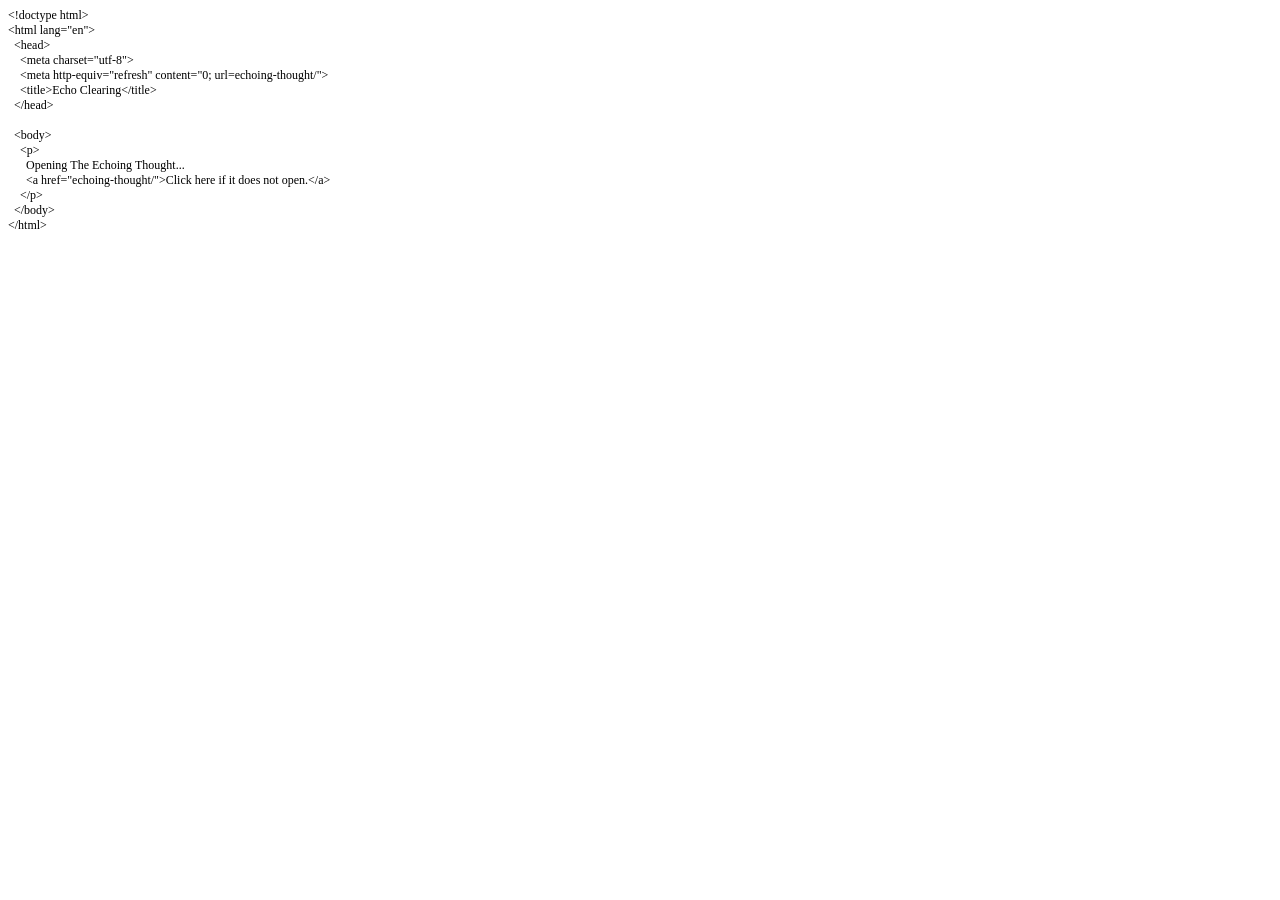
<file: echoing-thought/index.html>
<!DOCTYPE html PUBLIC "-//W3C//DTD HTML 4.01//EN" "http://www.w3.org/TR/html4/strict.dtd">
<html>
<head>
  <meta http-equiv="Content-Type" content="text/html; charset=utf-8">
  <meta http-equiv="Content-Style-Type" content="text/css">
  <title></title>
  <meta name="Generator" content="Cocoa HTML Writer">
  <meta name="CocoaVersion" content="2487.7">
  <style type="text/css">
    p.p1 {margin: 0.0px 0.0px 0.0px 0.0px; font: 12.0px Times; -webkit-text-stroke: #000000}
    p.p2 {margin: 0.0px 0.0px 0.0px 0.0px; font: 12.0px Times; -webkit-text-stroke: #000000; min-height: 14.0px}
    span.s1 {font-kerning: none}
  </style>
</head>
<body>
<p class="p1"><span class="s1">&lt;!doctype html&gt;</span></p>
<p class="p1"><span class="s1">&lt;html lang="en"&gt;</span></p>
<p class="p1"><span class="s1"><span class="Apple-converted-space">  </span>&lt;head&gt;</span></p>
<p class="p1"><span class="s1"><span class="Apple-converted-space">    </span>&lt;meta charset="utf-8"&gt;</span></p>
<p class="p1"><span class="s1"><span class="Apple-converted-space">    </span>&lt;meta http-equiv="refresh" content="0; url=echoing-thought/"&gt;</span></p>
<p class="p1"><span class="s1"><span class="Apple-converted-space">    </span>&lt;title&gt;Echo Clearing&lt;/title&gt;</span></p>
<p class="p1"><span class="s1"><span class="Apple-converted-space">  </span>&lt;/head&gt;</span></p>
<p class="p2"><span class="s1"></span><br></p>
<p class="p1"><span class="s1"><span class="Apple-converted-space">  </span>&lt;body&gt;</span></p>
<p class="p1"><span class="s1"><span class="Apple-converted-space">    </span>&lt;p&gt;</span></p>
<p class="p1"><span class="s1"><span class="Apple-converted-space">      </span>Opening The Echoing Thought...</span></p>
<p class="p1"><span class="s1"><span class="Apple-converted-space">      </span>&lt;a href="echoing-thought/"&gt;Click here if it does not open.&lt;/a&gt;</span></p>
<p class="p1"><span class="s1"><span class="Apple-converted-space">    </span>&lt;/p&gt;</span></p>
<p class="p1"><span class="s1"><span class="Apple-converted-space">  </span>&lt;/body&gt;</span></p>
<p class="p1"><span class="s1">&lt;/html&gt;</span></p>
</body>
</html>
</file>
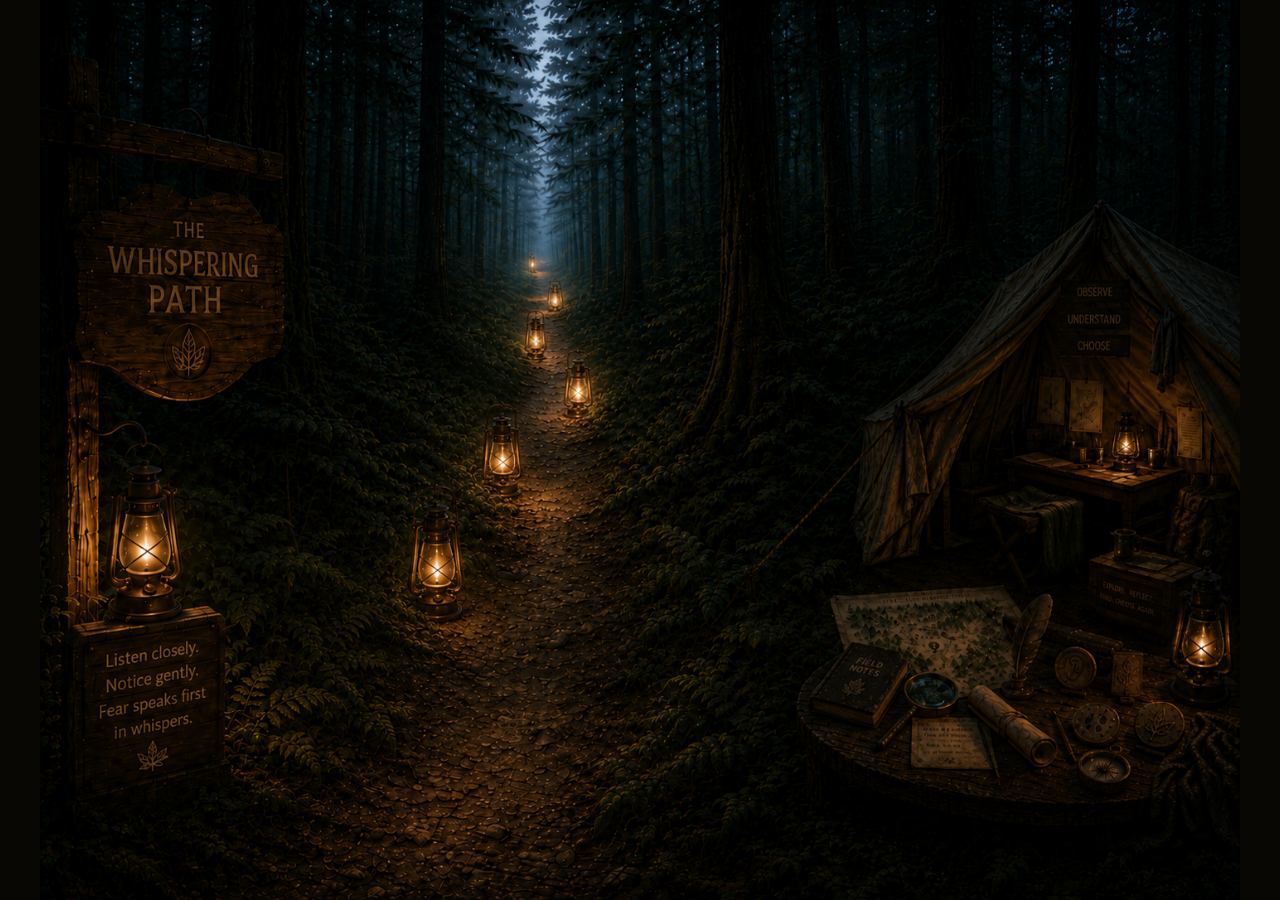
<file: whispering-path/index.html>
<!doctype html>
<html lang="en">
  <head>
    <meta charset="utf-8">
    <meta name="viewport" content="width=device-width, initial-scale=1">
    <title>The Whispering Path</title>
    <link rel="stylesheet" href="styles.css">
  </head>
  <body>
    <main class="app" aria-live="polite">
      <section id="imageStage" class="image-stage" aria-label="The Whispering Path page">
        <img id="pageImage" class="page-image" alt="">
        <div id="hotspotLayer" class="hotspot-layer" aria-label="Interactive hotspots"></div>
      </section>
    </main>

    <script src="script.js"></script>
  </body>
</html>
</file>
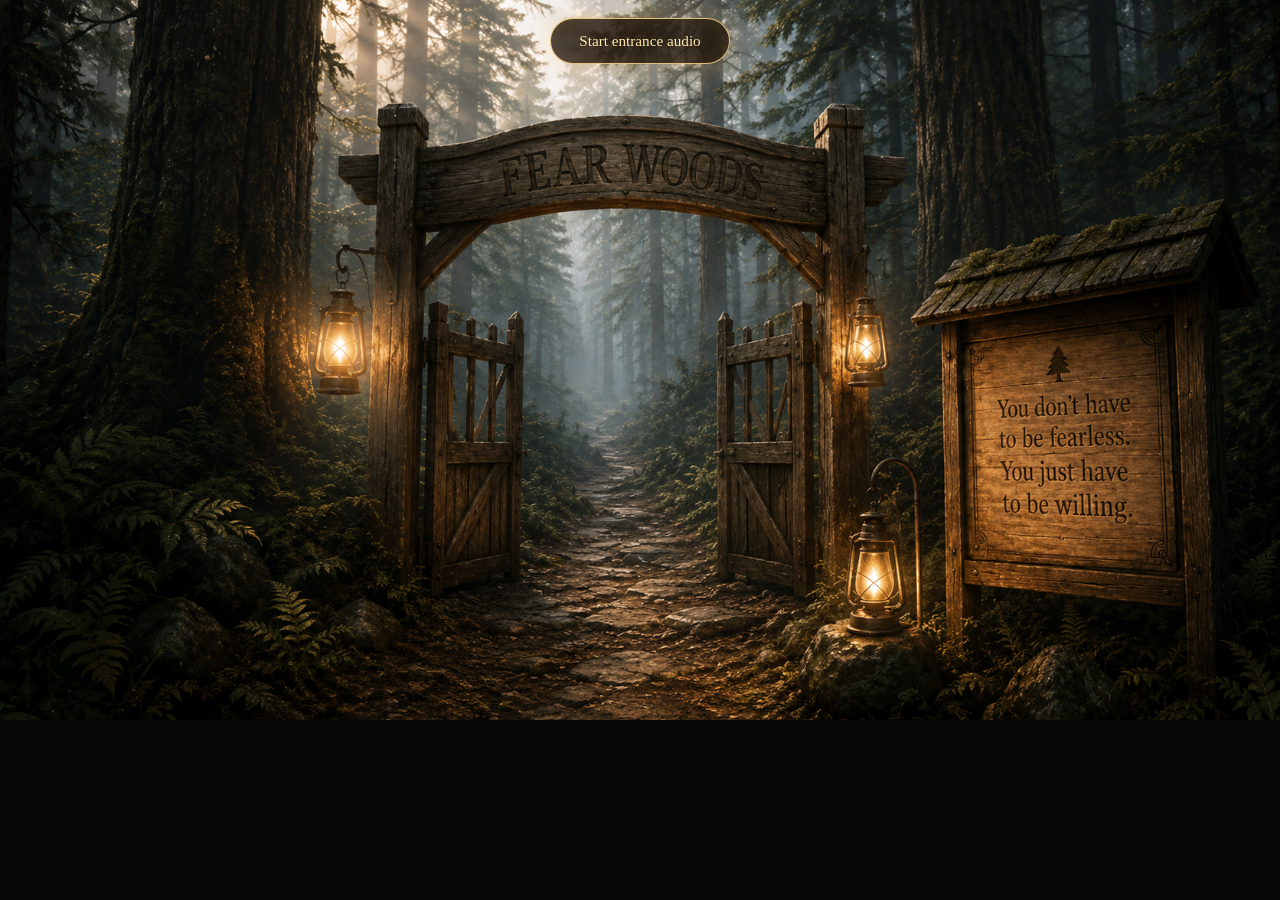
<file: fear-woods-entry.html>
<!doctype html>
<html lang="en">
  <head>
    <meta charset="utf-8">
    <meta name="viewport" content="width=device-width, initial-scale=1">
    <title>Fear Woods Entrance</title>
    <link rel="stylesheet" href="styles.css">
  </head>
  <body>
    <main class="image-page entry-page" style="--image-ratio: 1672 / 941">
      <img class="full-image" src="assets/fear-woods-entry.png" alt="The entrance gate to Fear Woods">
      <audio id="entranceAudio" src="assets/fear-woods-entrance.m4a" preload="auto"></audio>
      <button id="audioFallback" class="audio-fallback" type="button" hidden>Start entrance audio</button>
      <a id="enterFearWoods" class="enter-button" href="fear-woods-overview.html" aria-label="Enter Fear Woods" hidden>
        Enter
      </a>
    </main>
    <script src="fear-entry.js"></script>
  </body>
</html>
</file>
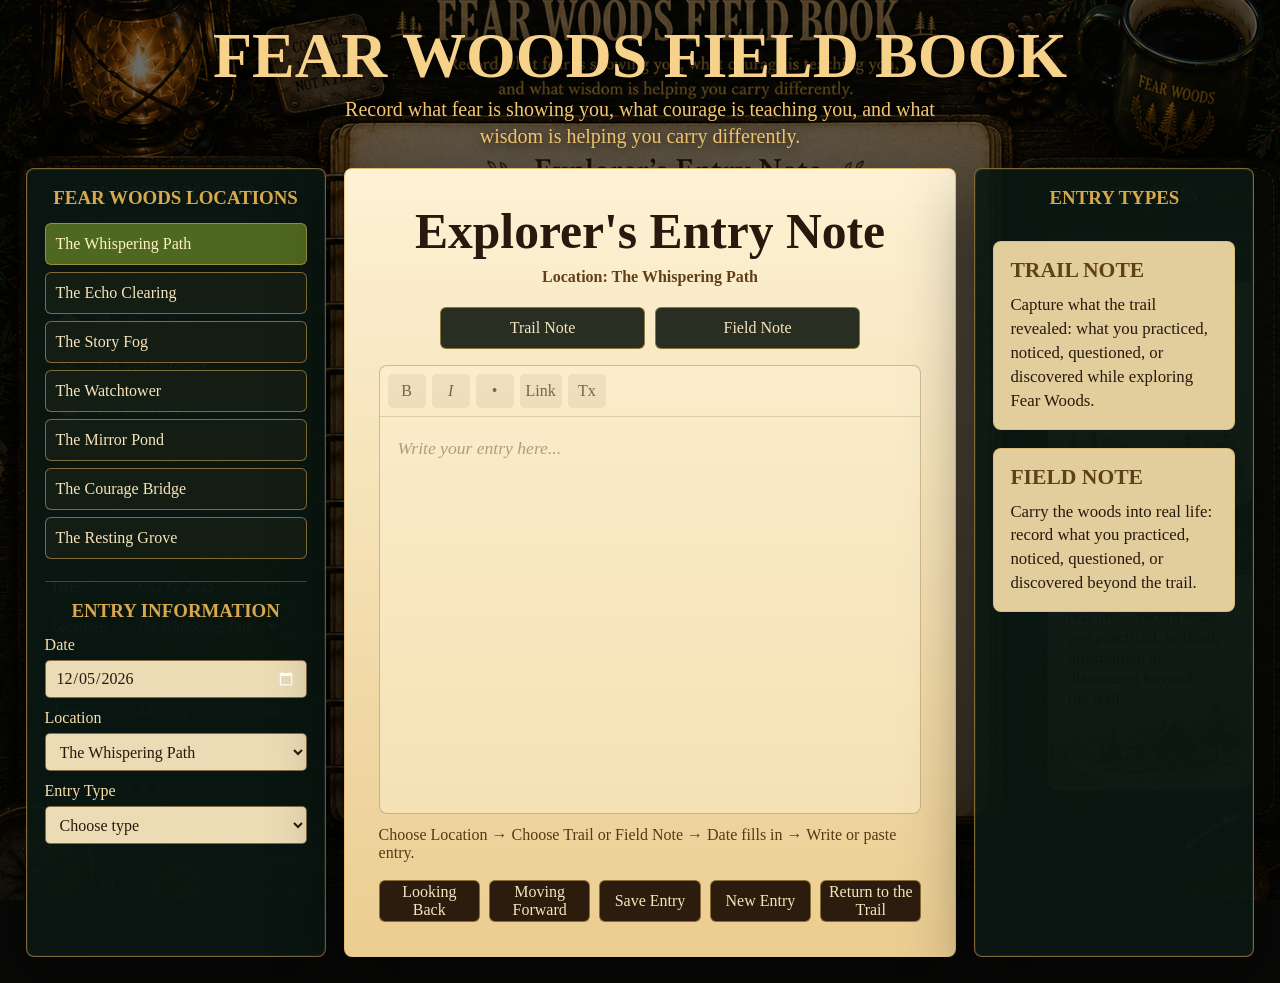
<file: field-book.html>
<!doctype html>
<html lang="en">
  <head>
    <meta charset="utf-8">
    <meta name="viewport" content="width=device-width, initial-scale=1">
    <title>Fear Woods Field Book</title>
    <link rel="stylesheet" href="field-book.css">
  </head>
  <body>
    <main class="field-book-shell">
      <header class="field-book-header">
        <h1>Fear Woods Field Book</h1>
        <p>Record what fear is showing you, what courage is teaching you, and what wisdom is helping you carry differently.</p>
      </header>

      <section class="field-book-grid" aria-label="Fear Woods Field Book entry workspace">
        <aside class="side-panel">
          <h2>Fear Woods Locations</h2>
          <div id="locationButtons" class="location-list"></div>

          <div class="entry-info">
            <h2>Entry Information</h2>
            <label>
              Date
              <input id="entryDate" type="date">
            </label>
            <label>
              Location
              <select id="entryLocation"></select>
            </label>
            <label>
              Entry Type
              <select id="entryType">
                <option value="">Choose type</option>
                <option value="Trail Note">Trail Note</option>
                <option value="Field Note">Field Note</option>
              </select>
            </label>
          </div>
        </aside>

        <section class="entry-page">
          <div class="entry-title">
            <span>Explorer's Entry Note</span>
            <strong id="contextLine">Choose a location to begin</strong>
          </div>

          <div class="type-toggle" role="group" aria-label="Entry type">
            <button id="trailType" type="button" data-type="Trail Note">Trail Note</button>
            <button id="fieldType" type="button" data-type="Field Note">Field Note</button>
          </div>

          <div class="writing-wrap" data-disabled="true">
            <div class="toolbar" aria-label="Formatting toolbar">
              <button type="button" data-command="bold" aria-label="Bold">B</button>
              <button type="button" data-command="italic" aria-label="Italic"><i>I</i></button>
              <button type="button" data-command="insertUnorderedList" aria-label="Bulleted list">•</button>
              <button type="button" data-command="createLink" aria-label="Add link">Link</button>
              <button type="button" data-command="removeFormat" aria-label="Clear formatting">Tx</button>
            </div>
            <div id="editor" class="editor" contenteditable="false" role="textbox" aria-multiline="true" data-placeholder="Write your entry here..."></div>
          </div>

          <p id="statusMessage" class="status-message">Choose Location → Choose Trail or Field Note → Date fills in → Write or paste entry.</p>

          <div class="entry-actions">
            <button id="lookBack" type="button">Looking Back</button>
            <button id="moveForward" type="button">Moving Forward</button>
            <button id="saveEntry" type="button">Save Entry</button>
            <button id="newEntry" type="button">New Entry</button>
            <button id="returnBook" type="button">Return to the Trail</button>
          </div>
        </section>

        <aside class="side-panel type-panel">
          <h2>Entry Types</h2>
          <article>
            <h3>Trail Note</h3>
            <p>Capture what the trail revealed: what you practiced, noticed, questioned, or discovered while exploring Fear Woods.</p>
          </article>
          <article>
            <h3>Field Note</h3>
            <p>Carry the woods into real life: record what you practiced, noticed, questioned, or discovered beyond the trail.</p>
          </article>
        </aside>
      </section>
    </main>
    <script src="field-book.js"></script>
  </body>
</html>
</file>
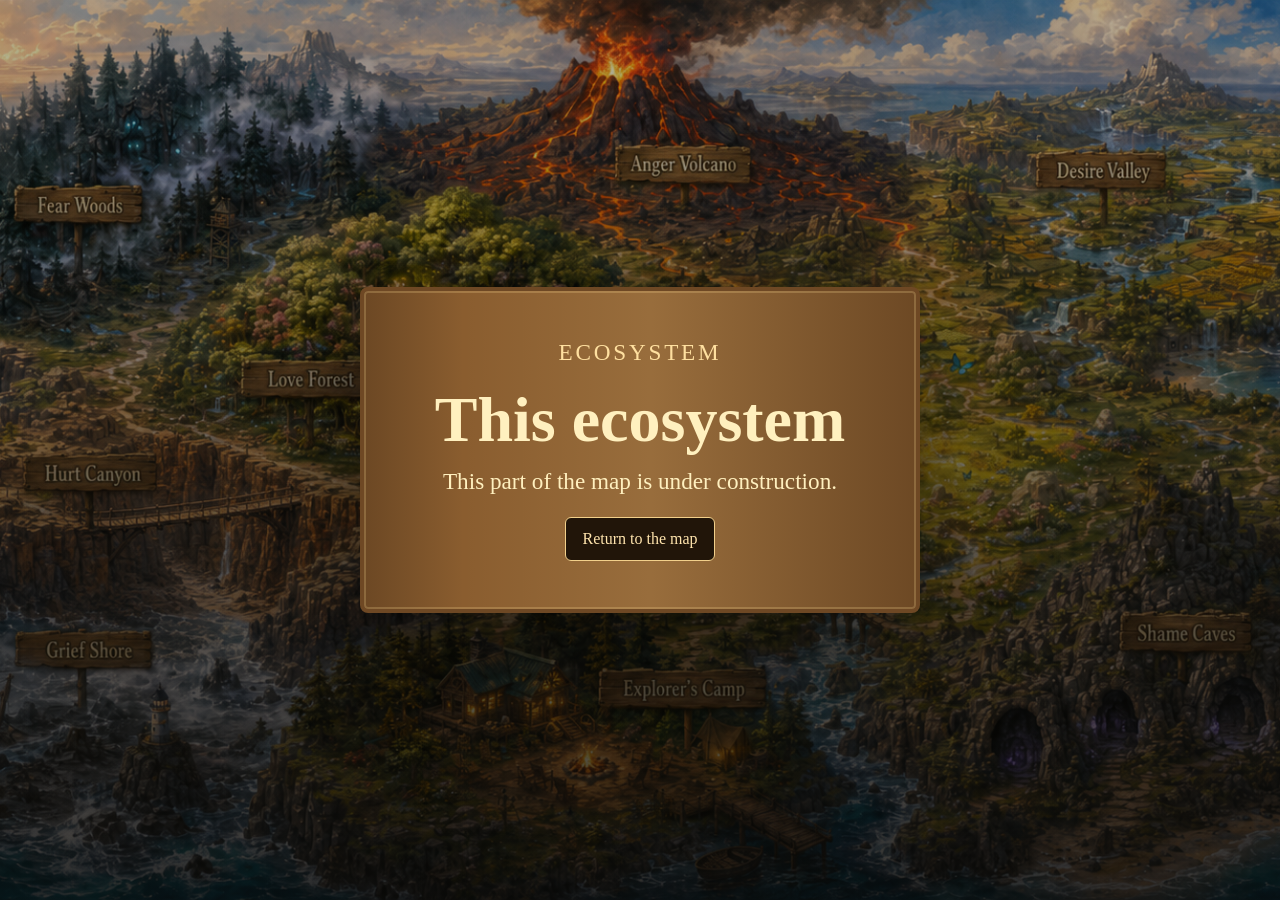
<file: under-construction.html>
<!doctype html>
<html lang="en">
  <head>
    <meta charset="utf-8">
    <meta name="viewport" content="width=device-width, initial-scale=1">
    <title>Under Construction</title>
    <link rel="stylesheet" href="styles.css">
  </head>
  <body>
    <main class="construction-page">
      <section class="wood-sign" aria-live="polite">
        <p class="sign-kicker">Ecosystem</p>
        <h1 id="placeName">Under Construction</h1>
        <p>This part of the map is under construction.</p>
        <button type="button" onclick="history.length > 1 ? history.back() : location.href='index.html'">Return to the map</button>
      </section>
    </main>
    <script>
      const params = new URLSearchParams(window.location.search);
      const place = params.get("place") || "This ecosystem";
      document.title = `${place} | Under Construction`;
      document.querySelector("#placeName").textContent = place;
    </script>
  </body>
</html>
</file>
<file: whispering-path/styles.css>
:root {
  color-scheme: dark;
  --focus: rgba(255, 211, 117, 0.95);
  --glow: rgba(255, 178, 72, 0.3);
  --paper: #d7b571;
  --ink: #23170d;
}

* {
  box-sizing: border-box;
}

html,
body {
  min-height: 100%;
  margin: 0;
}

body {
  background: #080704;
  color: #f3e4c0;
  font-family: Georgia, "Times New Roman", serif;
}

button {
  font: inherit;
}

.app {
  min-height: 100vh;
}

.image-stage {
  position: relative;
  width: min(100vw, calc(100vh * var(--image-ratio)));
  margin: 0 auto;
}

.page-image {
  display: block;
  width: 100%;
  height: auto;
  object-fit: contain;
  user-select: none;
}

.hotspot-layer {
  position: absolute;
  inset: 0;
}

.hotspot {
  position: absolute;
  padding: 0;
  border: 0;
  border-radius: 999px;
  background: transparent;
  cursor: pointer;
}

.hotspot::after {
  position: absolute;
  inset: -6px;
  border-radius: inherit;
  content: "";
  opacity: 0;
  box-shadow: 0 0 0 2px var(--focus), 0 0 28px 10px var(--glow);
  transition: opacity 160ms ease;
}

.hotspot:hover::after,
.hotspot:focus-visible::after {
  opacity: 1;
}

.hotspot:focus-visible {
  outline: none;
}
</file>
<file: styles.css>
:root {
  color-scheme: dark;
  --focus: rgba(255, 214, 126, 0.95);
  --glow: rgba(255, 174, 64, 0.38);
  --paper: #e5c98b;
  --ink: #20150c;
}

* {
  box-sizing: border-box;
}

html,
body {
  min-height: 100%;
  margin: 0;
}

body {
  background: #070604;
  color: #f5e5c1;
  font-family: Georgia, "Times New Roman", serif;
}

button,
a {
  font: inherit;
}

.image-page {
  position: relative;
  width: min(100vw, calc(100vh * var(--image-ratio)));
  min-height: 100vh;
  margin: 0 auto;
}

.full-image {
  display: block;
  width: 100%;
  height: auto;
  user-select: none;
}

.hotspot-layer {
  position: absolute;
  inset: 0;
}

.hotspot {
  position: absolute;
  left: calc(var(--x) * 1%);
  top: calc(var(--y) * 1%);
  width: calc(var(--w) * 1%);
  height: calc(var(--h) * 1%);
  border-radius: 999px;
  cursor: pointer;
}

.hotspot::after {
  position: absolute;
  inset: -6px;
  border-radius: inherit;
  content: "";
  opacity: 0;
  box-shadow: 0 0 0 2px var(--focus), 0 0 28px 10px var(--glow);
  transition: opacity 160ms ease;
}

.hotspot:hover::after,
.hotspot:focus-visible::after {
  opacity: 1;
}

.hotspot:focus-visible {
  outline: none;
}

.entry-page {
  display: grid;
}

.entry-page > * {
  grid-area: 1 / 1;
}

.enter-button,
.audio-fallback {
  place-self: end center;
  margin-bottom: clamp(28px, 6vw, 64px);
  min-width: 150px;
  border: 1px solid rgba(255, 219, 139, 0.85);
  border-radius: 999px;
  padding: 13px 28px;
  background: rgba(33, 21, 9, 0.82);
  color: #ffe7ad;
  text-align: center;
  text-decoration: none;
  box-shadow: 0 0 30px rgba(255, 180, 69, 0.3), inset 0 0 18px rgba(255, 213, 129, 0.1);
  cursor: pointer;
}

.enter-button {
  opacity: 0;
  transform: translateY(10px);
  transition: opacity 600ms ease, transform 600ms ease;
}

.enter-button.is-revealed {
  opacity: 1;
  transform: translateY(0);
}

.audio-fallback {
  place-self: start center;
  margin-top: 18px;
  font-size: 0.95rem;
}

.construction-page {
  min-height: 100vh;
  display: grid;
  place-items: center;
  padding: 24px;
  background:
    linear-gradient(rgba(8, 7, 4, 0.28), rgba(8, 7, 4, 0.78)),
    url("assets/explorers-map.png") center / cover;
}

.wood-sign {
  width: min(560px, 100%);
  border: 4px solid #6e4824;
  border-radius: 8px;
  padding: clamp(28px, 6vw, 48px);
  background:
    linear-gradient(90deg, rgba(52, 32, 15, 0.35), transparent 18%, rgba(255, 225, 155, 0.12) 52%, rgba(42, 26, 12, 0.3)),
    #8a5d2f;
  color: #fff0bf;
  text-align: center;
  box-shadow: 0 30px 90px rgba(0, 0, 0, 0.55), inset 0 0 0 2px rgba(255, 222, 151, 0.22);
}

.wood-sign h1 {
  margin: 0 0 16px;
  font-size: clamp(2.2rem, 7vw, 4rem);
  line-height: 1;
}

.wood-sign p {
  margin: 0 0 22px;
  font-size: clamp(1.1rem, 2.5vw, 1.45rem);
}

.sign-kicker {
  text-transform: uppercase;
  letter-spacing: 0.12em;
  color: #ffe0a0;
}

.wood-sign button {
  min-height: 44px;
  border: 1px solid #f2d08b;
  border-radius: 6px;
  padding: 10px 16px;
  background: #211509;
  color: #ffe4ad;
  cursor: pointer;
}
</file>
<file: field-book.css>
:root {
  color-scheme: dark;
  --green: #182817;
  --green-2: #223c1d;
  --gold: #d8a84f;
  --paper: #ecd6a3;
  --paper-2: #f5e5bd;
  --ink: #27190d;
}

* {
  box-sizing: border-box;
}

html,
body {
  min-height: 100%;
  margin: 0;
}

body {
  background:
    linear-gradient(rgba(5, 5, 3, 0.58), rgba(5, 5, 3, 0.72)),
    url("assets/fear-woods-field-book-bg.png") center / cover fixed;
  color: #f6e4bc;
  font-family: Georgia, "Times New Roman", serif;
}

button,
input,
select {
  font: inherit;
}

.field-book-shell {
  min-height: 100vh;
  padding: clamp(16px, 2vw, 28px);
}

.field-book-header {
  max-width: 960px;
  margin: 0 auto 18px;
  text-align: center;
  text-shadow: 0 2px 12px rgba(0, 0, 0, 0.75);
}

.field-book-header h1 {
  margin: 0;
  color: #f6d28b;
  font-size: clamp(2.1rem, 5vw, 4.6rem);
  line-height: 0.95;
  text-transform: uppercase;
}

.field-book-header p {
  margin: 10px auto 0;
  max-width: 62ch;
  color: #f5c86f;
  font-size: clamp(1rem, 1.8vw, 1.25rem);
  line-height: 1.35;
}

.field-book-grid {
  width: min(1480px, 100%);
  margin: 0 auto;
  display: grid;
  grid-template-columns: minmax(220px, 300px) minmax(420px, 1fr) minmax(220px, 280px);
  gap: 18px;
  align-items: stretch;
}

.side-panel,
.entry-page {
  border: 1px solid rgba(221, 170, 83, 0.55);
  border-radius: 8px;
  box-shadow: 0 24px 70px rgba(0, 0, 0, 0.46), inset 0 0 0 1px rgba(255, 231, 176, 0.08);
}

.side-panel {
  padding: 18px;
  background: rgba(10, 24, 18, 0.9);
}

.side-panel h2 {
  margin: 0 0 14px;
  color: var(--gold);
  font-size: 1.18rem;
  text-align: center;
  text-transform: uppercase;
}

.location-list {
  display: grid;
  gap: 7px;
}

.location-list button,
.type-toggle button,
.entry-actions button {
  min-height: 42px;
  border: 1px solid rgba(219, 173, 88, 0.55);
  border-radius: 6px;
  background: rgba(22, 31, 20, 0.92);
  color: #f6e4bc;
  cursor: pointer;
}

.location-list button {
  width: 100%;
  padding: 9px 10px;
  text-align: left;
}

.location-list button.is-active,
.type-toggle button.is-active {
  background: #4f681f;
  color: #fff3c7;
}

.entry-info {
  margin-top: 22px;
  padding-top: 18px;
  border-top: 1px solid rgba(216, 168, 79, 0.32);
}

label {
  display: grid;
  gap: 6px;
  margin-top: 11px;
  color: #f8dfaa;
}

input,
select {
  min-height: 38px;
  width: 100%;
  border: 1px solid rgba(91, 60, 27, 0.7);
  border-radius: 5px;
  padding: 8px 10px;
  background: rgba(245, 229, 189, 0.96);
  color: var(--ink);
}

.entry-page {
  padding: clamp(18px, 3vw, 34px);
  background:
    linear-gradient(rgba(255, 246, 219, 0.88), rgba(235, 204, 143, 0.92)),
    var(--paper);
  color: var(--ink);
}

.entry-title {
  display: grid;
  gap: 8px;
  margin-bottom: 18px;
  text-align: center;
}

.entry-title span {
  font-size: clamp(1.8rem, 4vw, 3.1rem);
  font-weight: 700;
}

.entry-title strong {
  min-height: 1.3em;
  color: #604018;
  font-size: 1rem;
}

.type-toggle {
  display: grid;
  grid-template-columns: 1fr 1fr;
  gap: 10px;
  width: min(420px, 100%);
  margin: 0 auto 16px;
}

.writing-wrap {
  border: 1px solid rgba(91, 60, 27, 0.45);
  border-radius: 8px;
  overflow: hidden;
  background: rgba(255, 244, 214, 0.7);
}

.writing-wrap[data-disabled="true"] {
  opacity: 0.62;
}

.toolbar {
  display: flex;
  flex-wrap: wrap;
  gap: 6px;
  padding: 8px;
  border-bottom: 1px solid rgba(91, 60, 27, 0.28);
}

.toolbar button {
  min-width: 38px;
  min-height: 34px;
  border: 0;
  border-radius: 5px;
  background: rgba(85, 57, 24, 0.12);
  color: var(--ink);
  cursor: pointer;
}

.editor {
  min-height: clamp(260px, 44vh, 520px);
  padding: 18px;
  font-size: 1.1rem;
  line-height: 1.55;
  outline: none;
}

.editor:empty::before {
  content: attr(data-placeholder);
  color: rgba(39, 25, 13, 0.58);
  font-style: italic;
}

.status-message {
  min-height: 1.5em;
  margin: 12px 0 18px;
  color: #583916;
}

.entry-actions {
  display: grid;
  grid-template-columns: repeat(5, minmax(0, 1fr));
  gap: 9px;
}

.entry-actions button {
  background: #2c1c0e;
}

.type-panel {
  display: grid;
  gap: 18px;
  align-content: start;
}

.type-panel article {
  border: 1px solid rgba(216, 168, 79, 0.4);
  border-radius: 8px;
  padding: 16px;
  background: rgba(236, 214, 163, 0.96);
  color: var(--ink);
}

.type-panel h3 {
  margin: 0 0 10px;
  color: #5f4119;
  font-size: 1.35rem;
  text-transform: uppercase;
}

.type-panel p {
  margin: 0;
  font-size: 1.05rem;
  line-height: 1.42;
}

@media (max-width: 980px) {
  .field-book-grid {
    grid-template-columns: 1fr;
  }

  .entry-actions {
    grid-template-columns: 1fr 1fr;
  }

  .entry-actions button:last-child {
    grid-column: 1 / -1;
  }
}
</file>
